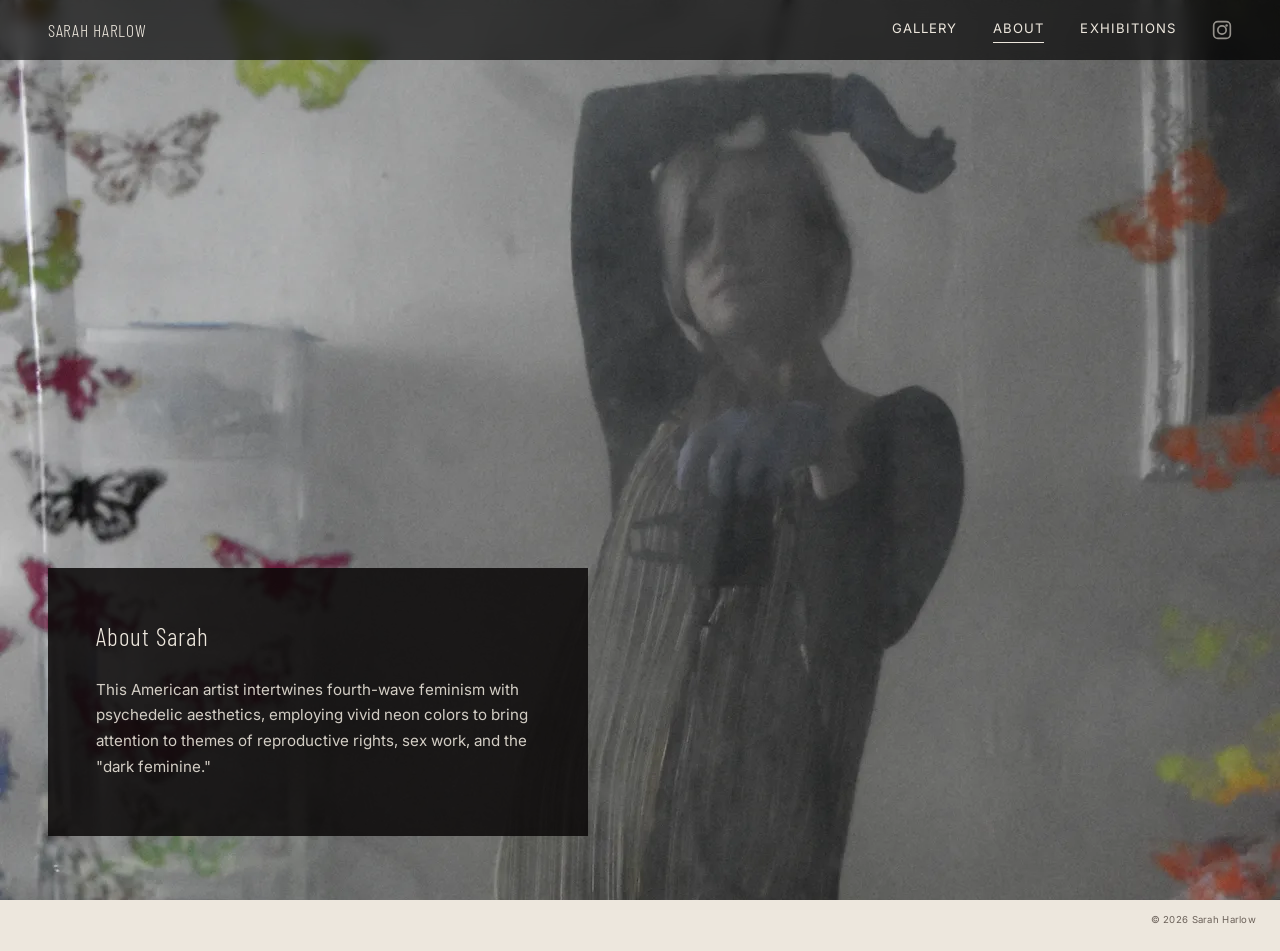
<file: about.html>
<!DOCTYPE html>
<html lang="en">
<head>
<meta charset="UTF-8">
<meta name="viewport" content="width=device-width, initial-scale=1.0">
<title>Sarah Harlow</title>
<link rel="preconnect" href="https://fonts.googleapis.com">
<link rel="preconnect" href="https://fonts.gstatic.com" crossorigin>
<link href="https://fonts.googleapis.com/css2?family=Inter:wght@400;500;600&family=Barlow+Condensed:wght@200;300;400;500&display=swap" rel="stylesheet">
<link rel="stylesheet" href="style.css">
</head>
<body class="page-about">

<header class="site-header">
  <a href="index.html" class="wordmark">Sarah Harlow</a>
  <nav>
    <a href="index.html#gallery">Gallery</a>
    <a href="about.html" class="active">About</a>
    <a href="exhibitions.html">Exhibitions</a>
    <a href="https://www.instagram.com/tigerharlow/" target="_blank" rel="noopener" class="nav-ig" aria-label="Instagram">
      <svg width="20" height="20" viewBox="0 0 24 24" fill="none" stroke="currentColor" stroke-width="2" stroke-linecap="round" stroke-linejoin="round"><rect x="2" y="2" width="20" height="20" rx="5"/><circle cx="12" cy="12" r="5"/><circle cx="17.5" cy="6.5" r="1.5" fill="currentColor" stroke="none"/></svg>
    </a>
  </nav>
</header>

<main class="about-full">
  <img src="images/about/DSC0476.webp" alt="" class="about-bg">
  <div class="about-card">
    <h1>About Sarah</h1>
    <p>This American artist intertwines fourth-wave feminism with psychedelic aesthetics, employing vivid neon colors to bring attention to themes of reproductive rights, sex work, and the "dark feminine."</p>
  </div>
</main>

<footer class="site-footer">
  <span></span>
  <span>© 2026 Sarah Harlow</span>
</footer>

<script src="script.js"></script>
</body>
</html>
</file>
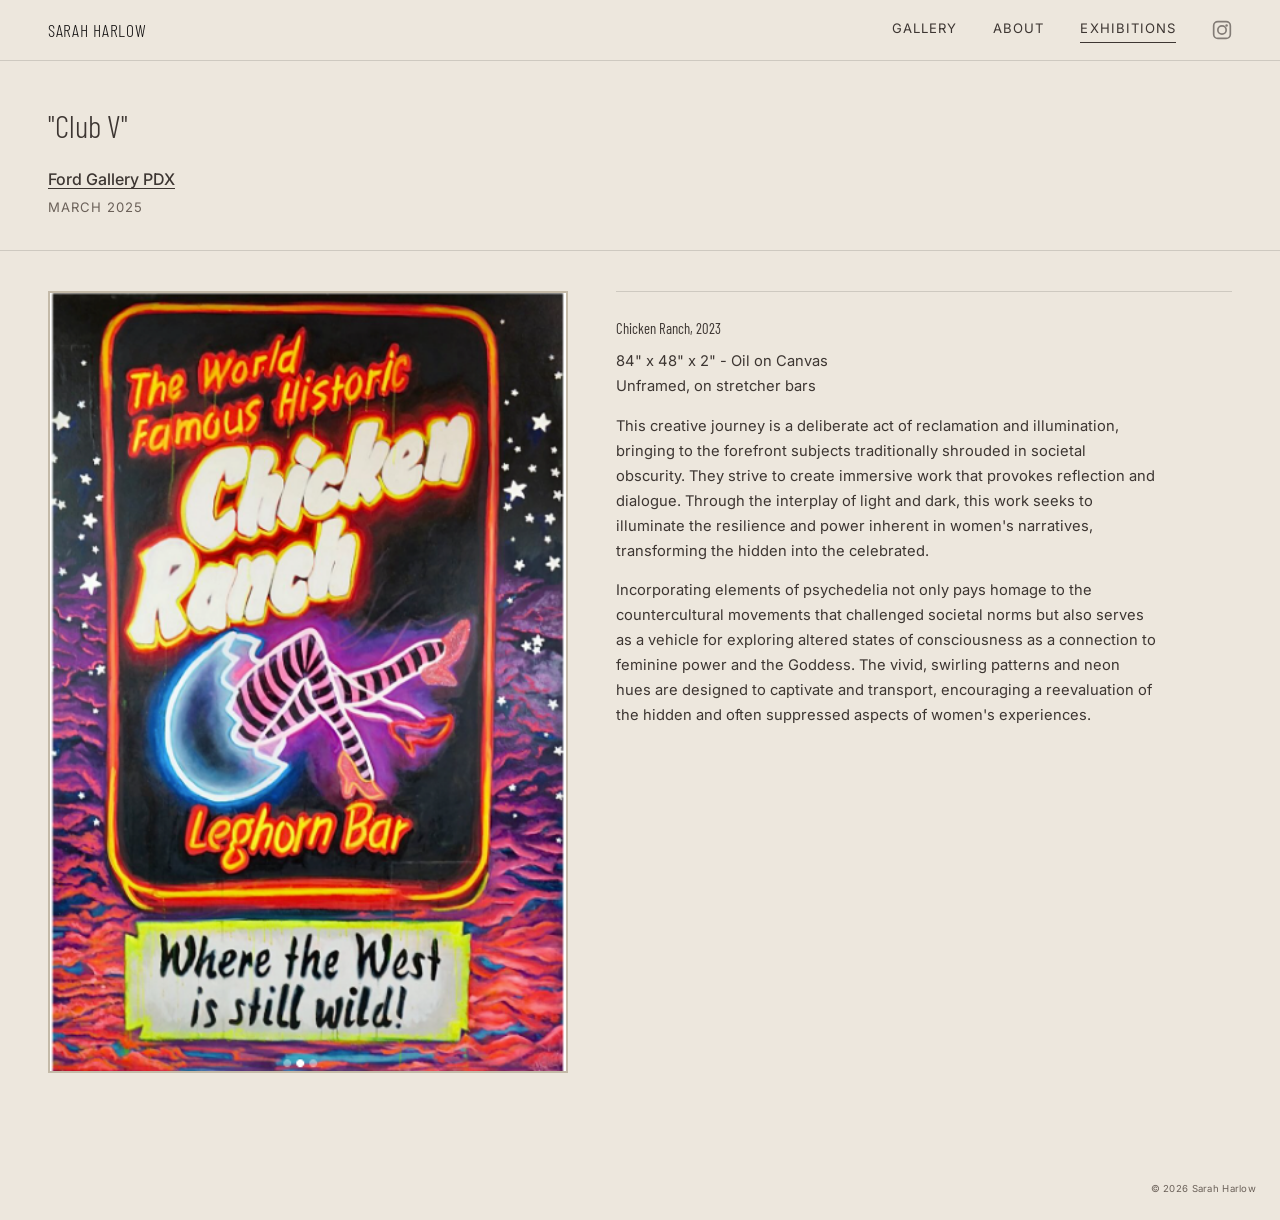
<file: exhibitions.html>
<!DOCTYPE html>
<html lang="en">
<head>
<meta charset="UTF-8">
<meta name="viewport" content="width=device-width, initial-scale=1.0">
<title>Sarah Harlow - Exhibitions</title>
<link rel="preconnect" href="https://fonts.googleapis.com">
<link rel="preconnect" href="https://fonts.gstatic.com" crossorigin>
<link href="https://fonts.googleapis.com/css2?family=Barlow+Condensed:wght@200;300;400;500&family=Inter:wght@400;500;600&display=swap" rel="stylesheet">
<link rel="stylesheet" href="style.css">
</head>
<body class="page-exhibitions">

<header class="site-header">
  <a href="index.html" class="wordmark">Sarah Harlow</a>
  <nav>
    <a href="index.html#gallery">Gallery</a>
    <a href="about.html">About</a>
    <a href="exhibitions.html" class="active">Exhibitions</a>
    <a href="https://www.instagram.com/tigerharlow/" target="_blank" rel="noopener" class="nav-ig" aria-label="Instagram">
      <svg width="20" height="20" viewBox="0 0 24 24" fill="none" stroke="currentColor" stroke-width="2" stroke-linecap="round" stroke-linejoin="round"><rect x="2" y="2" width="20" height="20" rx="5"/><circle cx="12" cy="12" r="5"/><circle cx="17.5" cy="6.5" r="1.5" fill="currentColor" stroke="none"/></svg>
    </a>
  </nav>
</header>

<main class="page-main">
  <div class="exhibition-header">
    <h3 class="exhibition-title">"Club V"</h3>
    <p class="exhibition-venue"><a href="https://www.pdxfordgallery.com" target="_blank" rel="noopener">Ford Gallery PDX</a></p>
    <p class="exhibition-date">March 2025</p>
  </div>

  <section class="exhibition-section">
    <div class="exhibition-hero-image">
      <img src="images/chicken-ranch.png" alt="Chicken Ranch, 2023 - Oil on Canvas, 84 x 48 x 2 inches" class="exhibition-hero-img">
    </div>

    <div class="exhibition-info">
      <div class="exhibition-work">
        <p class="work-title">Chicken Ranch, 2023</p>
        <p class="work-meta">84" x 48" x 2" - Oil on Canvas<br>Unframed, on stretcher bars</p>
      </div>
      <p>This creative journey is a deliberate act of reclamation and illumination, bringing to the forefront subjects traditionally shrouded in societal obscurity. They strive to create immersive work that provokes reflection and dialogue. Through the interplay of light and dark, this work seeks to illuminate the resilience and power inherent in women's narratives, transforming the hidden into the celebrated.</p>
      <p>Incorporating elements of psychedelia not only pays homage to the countercultural movements that challenged societal norms but also serves as a vehicle for exploring altered states of consciousness as a connection to feminine power and the Goddess. The vivid, swirling patterns and neon hues are designed to captivate and transport, encouraging a reevaluation of the hidden and often suppressed aspects of women's experiences.</p>
    </div>
  </section>
</main>

<footer class="site-footer">
  <span></span>
  <span>© 2026 Sarah Harlow</span>
</footer>

<script src="script.js"></script>
</body>
</html>
</file>
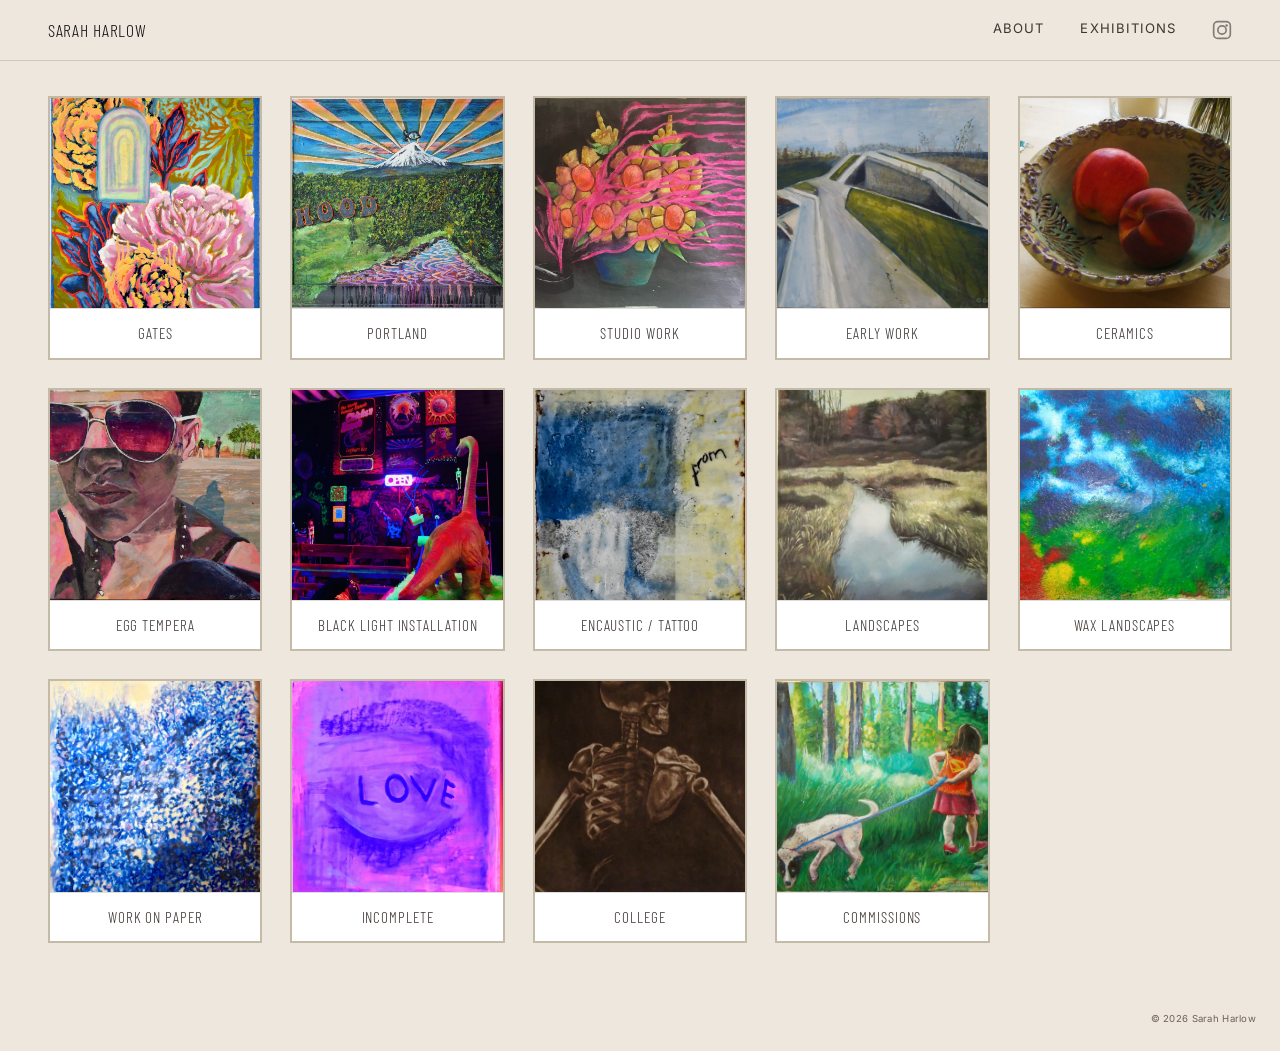
<file: index2.html>
<!DOCTYPE html>
<html lang="en">
<head>
<meta charset="UTF-8">
<meta name="viewport" content="width=device-width, initial-scale=1.0">
<title>Sarah Harlow</title>
<link rel="preconnect" href="https://fonts.googleapis.com">
<link rel="preconnect" href="https://fonts.gstatic.com" crossorigin>
<link href="https://fonts.googleapis.com/css2?family=Inter:wght@400;500;600&family=Barlow+Condensed:wght@200;300;400;500&display=swap" rel="stylesheet">
<link rel="stylesheet" href="style.css">
</head>
<body>

<header class="site-header">
  <a href="index.html" class="wordmark">Sarah Harlow</a>
  <nav>
    <a href="about.html">About</a>
    <a href="exhibitions.html">Exhibitions</a>
    <a href="https://www.instagram.com/tigerharlow/" target="_blank" rel="noopener" class="nav-ig" aria-label="Instagram">
      <svg width="20" height="20" viewBox="0 0 24 24" fill="none" stroke="currentColor" stroke-width="2" stroke-linecap="round" stroke-linejoin="round"><rect x="2" y="2" width="20" height="20" rx="5"/><circle cx="12" cy="12" r="5"/><circle cx="17.5" cy="6.5" r="1.5" fill="currentColor" stroke="none"/></svg>
    </a>
  </nav>
</header>

<section class="card-grid-section" id="card-grid-section">
  <div class="card-grid" id="card-grid">
    <!-- Populated by script.js -->
  </div>
</section>

<main>
  <section id="gallery" class="gallery-section">
    <div class="gallery-header" id="gallery-header">
      <h2 class="gallery-title" id="gallery-title"></h2>
      <button class="gallery-close" id="gallery-close" aria-label="Close gallery">&times;</button>
    </div>
    <div class="gallery-grid" id="gallery-grid">
      <!-- Populated by script.js -->
    </div>
  </section>

</main>

<footer class="site-footer">
  <span>&copy; 2026 Sarah Harlow</span>
</footer>

<script src="script.js"></script>
</body>
</html>
</file>
<file: style.css>
/* ---------- Tokens ---------- */
:root{
  --ink: #141212;
  --canvas: #EDE7DD;
  --canvas-dim: #E2DACC;
  --oxide: #8B2E1A;
  --olive: #4A5740;
  --stone: #6B6159;
  --line: rgba(20,18,18,0.14);
  --text: #3D3632;
  --text-light: #6B6159;
  --card-border: #C4BAA8;

  --display: 'Barlow Condensed', -apple-system, BlinkMacSystemFont, sans-serif;
  --body: 'Inter', -apple-system, BlinkMacSystemFont, sans-serif;
}

*{ box-sizing: border-box; }

html{ scroll-behavior: smooth; }

body{
  margin:0;
  background: var(--canvas);
  color: var(--text);
  font-family: var(--body);
  font-size: 16px;
  line-height: 1.6;
}

a{ color: inherit; text-decoration: none; }

@media (prefers-reduced-motion: reduce){
  *{ animation-duration: 0.001ms !important; animation-iteration-count: 1 !important; transition-duration: 0.001ms !important; scroll-behavior: auto !important; }
}

/* ---------- Header (mobile-first) ---------- */
.site-header{
  position: fixed;
  top:0; left:0; right:0;
  z-index: 100;
  display:flex;
  align-items:center;
  justify-content:space-between;
  padding: 14px 16px;
  background: var(--canvas);
  border-bottom: 1px solid var(--line);
}
.site-header .wordmark{
  font-family: var(--display);
  font-weight: 300;
  font-size: 1.1rem;
  color: var(--ink);
  flex-shrink: 0;
  letter-spacing: 0.04em;
  text-transform: uppercase;
}
.site-header nav{ display:flex; gap: 14px; align-items: center; }
.site-header nav a{
  color: var(--text);
  font-size: 0.72rem;
  letter-spacing: 0.08em;
  text-transform: uppercase;
  position: relative;
  padding-bottom: 4px;
  white-space: nowrap;
}
.site-header nav a.nav-ig{
  padding-bottom: 0;
  display: flex;
  align-items: center;
  opacity: 0.6;
  transition: opacity 0.2s ease;
}
.site-header nav a.nav-ig:hover{ opacity: 1; }
.site-header nav a.active::after,
.site-header nav a:not(.nav-ig):hover::after{
  content:"";
  position:absolute;
  left:0; right:0; bottom:0;
  height:1px;
  background: currentColor;
}

@media (min-width: 481px){
  .site-header{ padding: 20px 24px; }
  .site-header nav{ gap: 20px; }
  .site-header nav a{ font-size: 0.78rem; }
}
@media (min-width: 901px){
  .site-header{ padding: 16px 48px; }
  .site-header nav{ gap: 36px; }
  .site-header nav a{ font-size: 0.82rem; }
}

/* ---------- Category Card Grid ---------- */
.card-grid-section{
  padding: 72px 16px 40px;
}
.card-grid-section--hidden{ display: none; }
.card-grid{
  display: grid;
  grid-template-columns: repeat(2, 1fr);
  gap: 20px;
  max-width: 1200px;
  margin: 0 auto;
}

.cat-card{
  position: relative;
  cursor: pointer;
  overflow: hidden;
  border: 2px solid var(--card-border);
  background: #fff;
  transition: border-color 0.3s ease, box-shadow 0.3s ease;
}
.cat-card:hover{
  border-color: var(--stone);
  box-shadow: 0 4px 20px rgba(20,18,18,0.1);
}

.cat-card-img-wrap{
  aspect-ratio: 1;
  overflow: hidden;
}
.cat-card-img{
  width: 100%;
  height: 100%;
  object-fit: cover;
  display: block;
  transition: transform 0.7s cubic-bezier(0.16,1,0.3,1);
}
.cat-card:hover .cat-card-img{
  transform: scale(1.05);
}

.cat-card-label{
  padding: 10px 12px;
  font-family: var(--display);
  font-weight: 300;
  font-size: 0.85rem;
  letter-spacing: 0.06em;
  text-transform: uppercase;
  color: var(--text);
  text-align: center;
  border-top: 1px solid var(--line);
}

@media (min-width: 601px){
  .card-grid-section{ padding: 90px 24px 48px; }
  .card-grid{ grid-template-columns: repeat(3, 1fr); gap: 24px; }
  .cat-card-label{ font-size: 0.9rem; padding: 12px 14px; }
}
@media (min-width: 901px){
  .card-grid-section{ padding: 96px 48px 56px; }
  .card-grid{ grid-template-columns: repeat(4, 1fr); gap: 28px; }
  .cat-card-label{ font-size: 0.95rem; }
}
@media (min-width: 1200px){
  .card-grid{ grid-template-columns: repeat(5, 1fr); }
}

/* ---------- Section head ---------- */
.section-head{
  display:flex;
  flex-direction: column;
  align-items: flex-start;
  gap: 6px;
  padding: 72px 24px 32px;
  border-bottom: 1px solid var(--line);
  margin-bottom: 4px;
}
.section-head h2{
  font-family: var(--display);
  font-weight: 400;
  font-size: 2.1rem;
  margin:0;
}
.section-head p{
  margin:0;
  font-size: 0.82rem;
  letter-spacing: 0.1em;
  text-transform: uppercase;
  color: var(--stone);
}
@media (min-width: 901px){
  .section-head{
    flex-direction: row;
    align-items: baseline;
    justify-content: space-between;
    padding: 96px 48px 40px;
    gap: 0;
  }
}

/* ---------- Gallery ---------- */
.gallery-section{
  max-height: 0;
  overflow: hidden;
  opacity: 0;
  transition: max-height 0.6s ease, opacity 0.5s ease 0.1s;
}
.gallery--open{
  max-height: none;
  opacity: 1;
}

/* Gallery header */
.gallery-header{
  display: flex;
  align-items: center;
  justify-content: space-between;
  padding: 72px 16px 16px;
  background: var(--canvas);
}
.gallery-title{
  font-family: var(--display);
  font-weight: 300;
  font-size: 1rem;
  letter-spacing: 0.06em;
  text-transform: uppercase;
  color: var(--text);
  margin: 0;
}
.gallery-close{
  background: none;
  border: none;
  color: var(--text-light);
  font-size: 1.6rem;
  cursor: pointer;
  padding: 4px 8px;
  line-height: 1;
  transition: color 0.2s ease;
}
.gallery-close:hover{ color: var(--ink); }

@media (min-width: 601px){
  .gallery-header{ padding: 80px 24px 20px; }
  .gallery-title{ font-size: 1.05rem; }
}
@media (min-width: 901px){
  .gallery-header{ padding: 80px 48px 20px; }
}

.gallery-grid{
  display: grid;
  grid-template-columns: repeat(2, 1fr);
  gap: 12px;
  background: var(--canvas);
  padding: 12px;
}
.piece{
  position: relative;
  margin:0;
  overflow: hidden;
  background: #fff;
  cursor: pointer;
  border: 2px solid var(--card-border);
  padding: 6px;
}

.piece-img{
  width:100%;
  height:100%;
  aspect-ratio: 1;
  object-fit: cover;
  display:block;
  transition: transform 0.7s cubic-bezier(0.16,1,0.3,1);
  background: var(--canvas-dim);
}
.piece:hover .piece-img{ transform: scale(1.06); }

/* Fallback tone shown if an image fails to load, so the grid never breaks */
.piece--missing{
  background:
    repeating-linear-gradient(135deg, var(--canvas-dim), var(--canvas-dim) 10px, #d8cfbf 10px, #d8cfbf 20px);
}
.piece--missing::before{
  content: "Image not found";
  position:absolute;
  top:50%; left:50%;
  transform: translate(-50%,-50%);
  font-size: 0.75rem;
  letter-spacing: 0.08em;
  text-transform: uppercase;
  color: var(--stone);
}

.gallery-error{
  grid-column: 1 / -1;
  padding: 48px;
  font-size: 0.9rem;
  color: var(--stone);
}

@media (min-width: 601px){
  .gallery-grid{ grid-template-columns: repeat(3, 1fr); }
}
@media (min-width: 901px){
  .gallery-grid{ grid-template-columns: repeat(4, 1fr); }
}

/* ---------- Contact ---------- */
.contact-section{ padding-bottom: 40px; }
.contact-grid{
  display: grid;
  border-top: 1px solid var(--line);
}
.contact-line{
  display:flex;
  flex-direction: column;
  align-items: flex-start;
  gap: 6px;
  padding: 22px 24px;
  border-bottom: 1px solid var(--line);
  font-size: 1rem;
  transition: background 0.3s ease, padding-left 0.3s ease;
}
.contact-line span:first-child{
  font-size: 0.78rem;
  letter-spacing: 0.1em;
  text-transform: uppercase;
  color: var(--stone);
}
.contact-line span:last-child{
  font-family: var(--display);
  font-size: 1.2rem;
}
a.contact-line:hover{
  background: var(--canvas-dim);
  padding-left: 32px;
}
.contact-line--static{ cursor: default; }
.contact-line--static:hover{ background: none; padding-left: 24px; }

@media (min-width: 601px){
  .contact-line{
    flex-direction: row;
    justify-content: space-between;
    align-items: center;
    gap: 0;
    padding: 26px 48px;
  }
  a.contact-line:hover{ padding-left: 58px; }
  .contact-line--static:hover{ padding-left: 48px; }
}

/* ---------- Footer ---------- */
.site-footer{
  display:flex;
  justify-content: flex-end;
  padding: 12px 24px 24px;
  font-size: 0.6rem;
  letter-spacing: 0.03em;
  color: var(--text-light);
}

/* ---------- About page ---------- */
.about-full{
  position: relative;
  min-height: 100vh;
  min-height: 100dvh;
  display: flex;
  flex-direction: column;
  align-items: stretch;
  justify-content: flex-end;
}
.about-bg{
  position: absolute;
  inset: 0;
  width: 100%;
  height: 100%;
  object-fit: cover;
  object-position: center top;
}
.about-card{
  position: relative;
  z-index: 2;
  background: rgba(10, 8, 8, 0.85);
  color: var(--canvas);
  padding: 36px 24px 44px;
  max-width: none;
  margin: 0;
}
.about-card h1{
  font-family: var(--display);
  font-weight: 300;
  font-size: 1.6rem;
  letter-spacing: 0.04em;
  margin: 0 0 20px;
}
.about-card p{
  font-size: 0.95rem;
  line-height: 1.7;
  margin: 0;
  color: rgba(237, 231, 221, 0.88);
}

@media (min-width: 601px){
  .about-full{
    flex-direction: row;
    align-items: flex-end;
    justify-content: flex-start;
    overflow: hidden;
  }
  .about-card{
    padding: 48px 48px 56px;
    max-width: 540px;
    margin: 0 0 64px 48px;
  }
}

/* About page: dark header over background image */
.page-about .site-header{
  background: rgba(0,0,0,0.65);
  backdrop-filter: blur(8px);
  -webkit-backdrop-filter: blur(8px);
  border-bottom: none;
}
.page-about .site-header .wordmark{ color: var(--canvas); }
.page-about .site-header nav a{ color: var(--canvas); }

/* ---------- Interior page header ---------- */
.page-main{ padding-top: 0; }
.page-header{
  padding: 80px 24px 20px;
  border-bottom: 1px solid var(--line);
}
.page-header h1{
  font-family: var(--display);
  font-weight: 300;
  font-size: clamp(1.8rem, 4vw, 2.8rem);
  margin: 0;
}
@media (min-width: 601px){
  .page-header{ padding: 100px 48px 28px; }
}

/* ---------- Exhibitions page ---------- */
.page-exhibitions{ background: var(--canvas); color: var(--text); }

.exhibition-header{
  padding: 80px 24px 28px;
  border-bottom: 1px solid var(--line);
}

.exhibition-section{
  padding: 0 0 64px;
  margin-top: 16px;
  display: flex;
  flex-direction: column;
  gap: 24px;
  align-items: flex-start;
}
.exhibition-hero-image{
  max-width: none;
  width: 100%;
  flex-shrink: 0;
  overflow: hidden;
  background: var(--canvas-dim);
  border: 2px solid var(--card-border);
}
.exhibition-hero-img{
  width: 100%;
  height: auto;
  display: block;
}
.exhibition-info{
  flex: 1;
  min-width: 0;
  padding: 0 24px;
}
.exhibition-title{
  font-family: var(--display);
  font-weight: 300;
  font-size: 2rem;
  margin: 0 0 16px;
}
.exhibition-venue{
  font-weight: 500;
  font-size: 1rem;
  margin: 0 0 4px;
}
.exhibition-venue a{ text-decoration: underline; text-underline-offset: 3px; }
.exhibition-venue a:hover{ color: var(--oxide); }
.exhibition-location{
  font-size: 0.85rem;
  color: var(--stone);
  margin: 0 0 4px;
}
.exhibition-date{
  font-size: 0.82rem;
  letter-spacing: 0.08em;
  text-transform: uppercase;
  color: var(--stone);
  margin: 0;
}
.exhibition-work{
  border-top: 1px solid var(--line);
  padding-top: 24px;
}
.work-title{
  font-family: var(--display);
  font-weight: 400;
  font-size: 1.1rem;
  margin: 0 0 8px;
}
.work-meta{
  font-size: 0.82rem;
  color: var(--stone);
  line-height: 1.6;
  margin: 0;
}
.exhibition-info p{
  font-size: 0.92rem;
  line-height: 1.7;
  color: var(--text);
  max-width: 60ch;
}

@media (min-width: 601px){
  .exhibition-header{ padding: 100px 48px 32px; }
  .exhibition-section{
    padding: 0 48px 96px;
    margin-top: 40px;
    flex-direction: row;
    gap: 48px;
  }
  .exhibition-hero-image{ max-width: 520px; }
  .exhibition-info{ padding: 0; }
}

/* ---------- Lightbox ---------- */
.lightbox{
  position: fixed;
  inset: 0;
  z-index: 200;
  display: flex;
  align-items: center;
  justify-content: center;
  opacity: 0;
  pointer-events: none;
  transition: opacity 0.3s ease;
  touch-action: pan-y;
}
.lightbox--open{
  opacity: 1;
  pointer-events: auto;
}
.lightbox-backdrop{
  position: absolute;
  inset: 0;
  background: rgba(10, 8, 8, 0.92);
}
.lightbox-stage{
  position: relative;
  max-width: 90vw;
  max-height: 85vh;
  display: flex;
  align-items: center;
  justify-content: center;
}
.lightbox-img{
  max-width: 90vw;
  max-height: 85vh;
  object-fit: contain;
  display: block;
  transition: opacity 0.8s ease;
  -webkit-user-select: none;
  user-select: none;
  -webkit-touch-callout: none;
}
.lightbox-stage{ cursor: zoom-in; }
.lightbox--zoomed .lightbox-stage{ cursor: grab; }
.lightbox--zoomed.lightbox--panning .lightbox-stage{ cursor: grabbing; }
.lightbox--zoomed .lightbox-prev,
.lightbox--zoomed .lightbox-next{ opacity: 0.2; pointer-events: none; }
.lightbox-img--b{
  position: absolute;
  top: 50%;
  left: 50%;
  transform: translate(-50%, -50%);
}
.lightbox-close{
  position: absolute;
  top: 16px;
  right: 16px;
  z-index: 2;
  background: none;
  border: none;
  color: var(--canvas);
  font-size: 2rem;
  cursor: pointer;
  opacity: 0.7;
  transition: opacity 0.2s ease;
  line-height: 1;
  padding: 8px;
}
.lightbox-close:hover{ opacity: 1; }

/* Hide arrow buttons on touch devices, show swipe hint instead */
.lightbox-prev,
.lightbox-next{
  display: none;
  position: absolute;
  top: 50%;
  transform: translateY(-50%);
  z-index: 2;
  background: none;
  border: none;
  color: var(--canvas);
  font-size: 3rem;
  cursor: pointer;
  opacity: 0.5;
  transition: opacity 0.2s ease;
  padding: 16px;
  line-height: 1;
}
.lightbox-prev:hover,
.lightbox-next:hover{ opacity: 1; }
.lightbox-prev{ left: 16px; }
.lightbox-next{ right: 16px; }

@media (min-width: 601px){
  .lightbox-prev,
  .lightbox-next{ display: block; }
  .lightbox-close{ top: 24px; right: 32px; }
}
</file>
